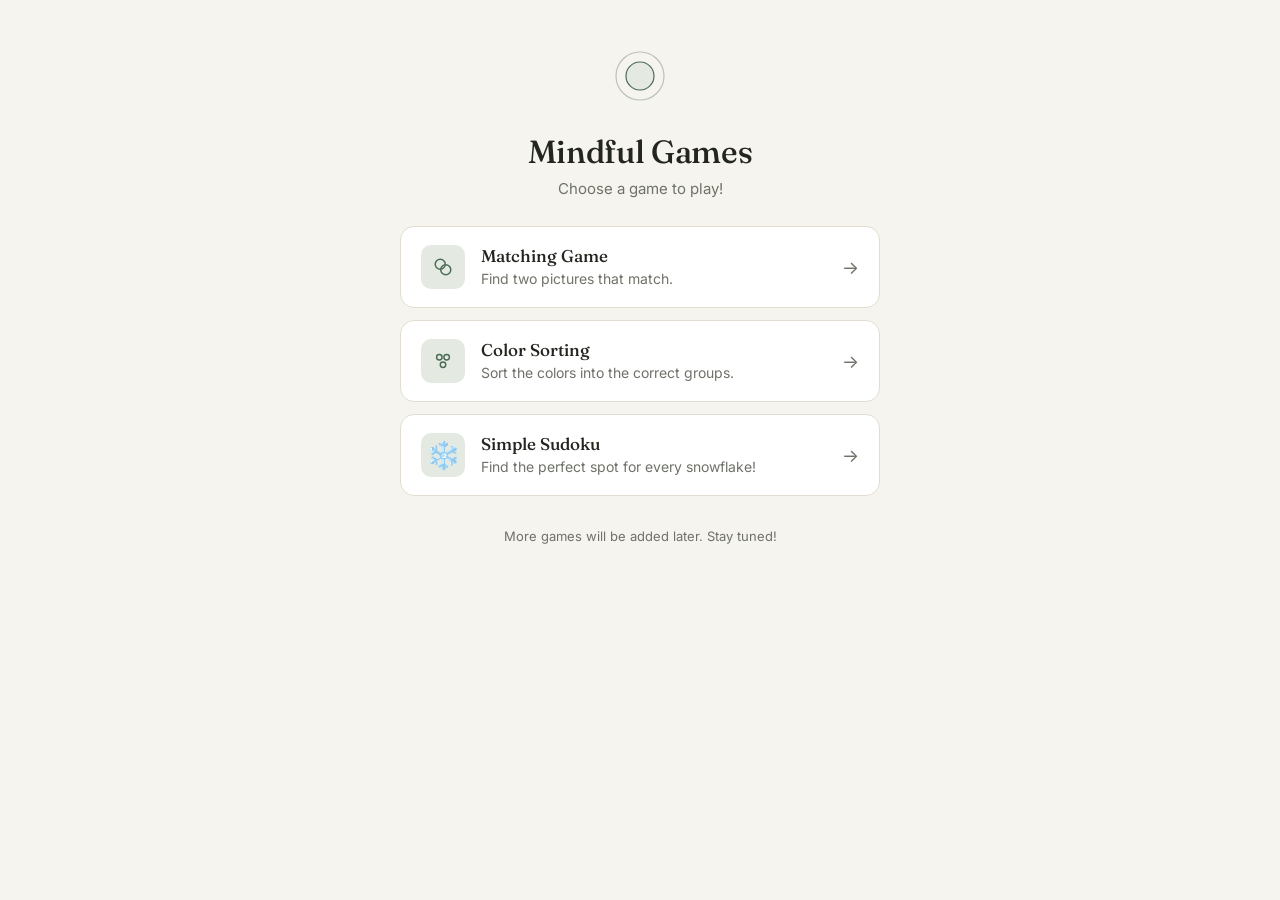
<file: index.html>
<!DOCTYPE html>
<html lang="en">
<head>
<meta charset="UTF-8">
<meta name="viewport" content="width=device-width, initial-scale=1.0">
<title>Mindful Games</title>
<link rel="preconnect" href="https://fonts.googleapis.com">
<link rel="preconnect" href="https://fonts.gstatic.com" crossorigin>
<link rel="stylesheet" href="style.css">
</head>

<body>

  <main class="game-container menu-container">

    <div class="menu-badge" aria-hidden="true">
      <svg viewBox="0 0 56 56">
        <circle class="ring-outer" cx="28" cy="28" r="24"></circle>
        <circle class="ring-inner" cx="28" cy="28" r="14"></circle>
      </svg>
    </div>

    <h1>Mindful Games</h1>

    <p class="instructions">Choose a game to play!</p>

    <div class="game-selection">

      <a href="matching.html" class="game-option">
        <div class="game-icon">
          <svg viewBox="0 0 24 24" fill="none" stroke-width="1.6" stroke-linecap="round" stroke-linejoin="round">
            <circle cx="9" cy="9" r="5.5"></circle>
            <circle cx="15" cy="15" r="5.5"></circle>
          </svg>
        </div>
        <div class="game-option-text">
          <h2>Matching Game</h2>
          <p>Find two pictures that match.</p>
        </div>
        <span class="game-arrow" aria-hidden="true">&rarr;</span>
      </a>

      <a href="sorting.html" class="game-option">
        <div class="game-icon">
          <svg viewBox="0 0 24 24" fill="none" stroke-width="1.6" stroke-linecap="round" stroke-linejoin="round">
            <circle cx="8" cy="8" r="3"></circle>
            <circle cx="16" cy="8" r="3"></circle>
            <circle cx="12" cy="16" r="3"></circle>
          </svg>
        </div>
        <div class="game-option-text">
          <h2>Color Sorting</h2>
          <p>Sort the colors into the correct groups.</p>
        </div>
        <span class="game-arrow" aria-hidden="true">&rarr;</span>
      </a>
            <!-- Simple Sudoku -->
      <a href="simplesudoku.html" class="game-option">
        <div class="game-icon">
          <span style="font-size: 28px;">❄️</span>
        </div>

        <div class="game-option-text">
          <h2>Simple Sudoku</h2>
          <p>Find the perfect spot for every snowflake!</p>
        </div>

        <span class="game-arrow" aria-hidden="true">&rarr;</span>
      </a>

    </div>

    <p class="menu-note">More games will be added later. Stay tuned!</p>

  </main>

</body>
</html>
</file>
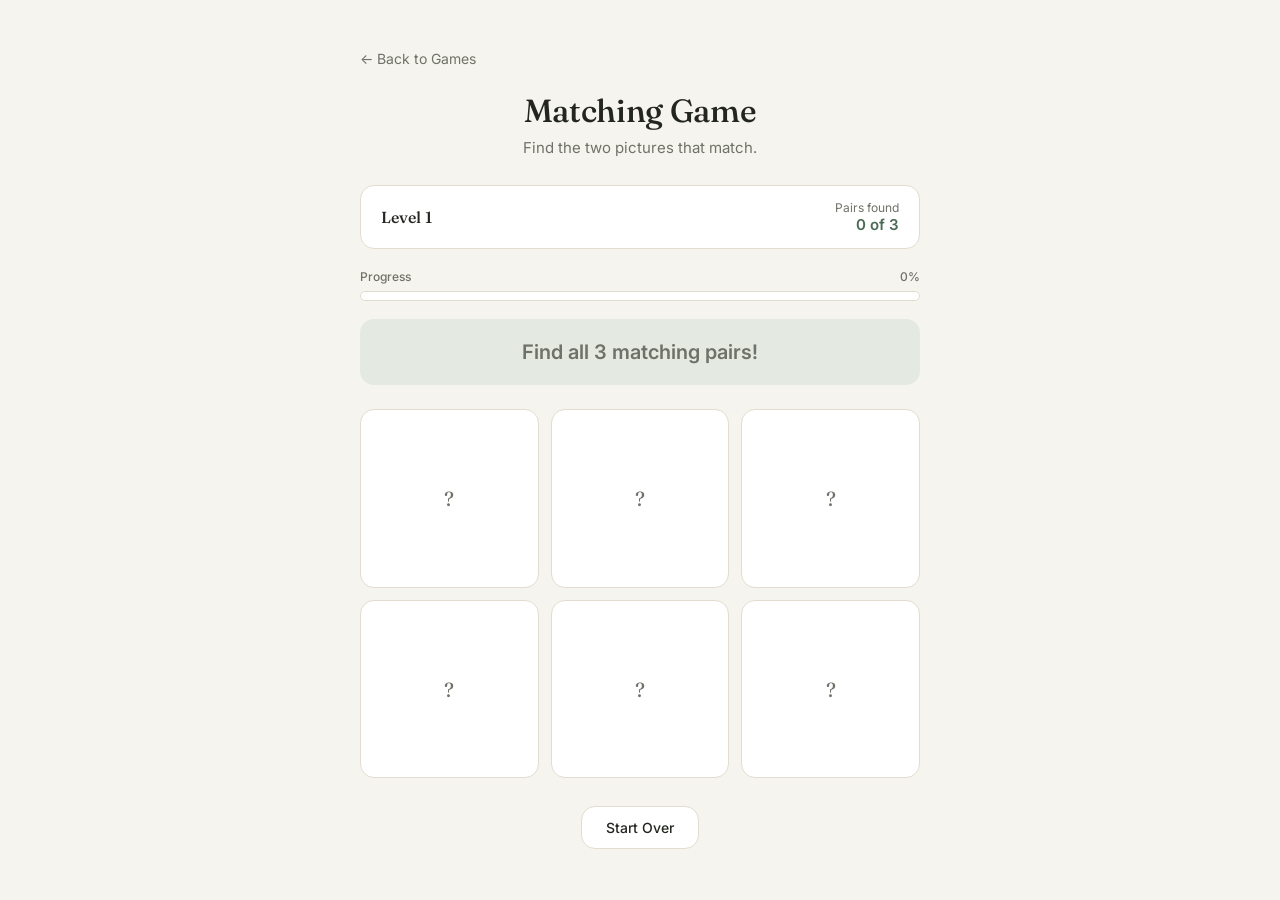
<file: matching.html>
<!DOCTYPE html>
<html lang="en">
<head>
    <meta charset="UTF-8">
    <meta name="viewport" content="width=device-width, initial-scale=1.0">

    <title>Matching Game</title>

    <link rel="stylesheet" href="style.css">
</head>

<body>

    <main class="game-container">

        <a href="index.html" class="back-link">
            ← Back to Games
        </a>

        <h1>Matching Game</h1>

        <p class="instructions">
            Find the two pictures that match.
        </p>


        <div class="status-bar">

    <p id="levelDisplay" class="level-display">
        Level 1
    </p>

    <div class="stats">

        <div class="stat">

            <span class="stat-label">
                Pairs found
            </span>

            <span
                id="pairsCounter"
                class="stat-value"
                aria-live="polite"
            >
                0 of 3
            </span>

        </div>

    </div>

</div>


<!-- Progress Bar -->
<div class="progress-section">

    <div class="progress-info">
        <span>Progress</span>
        <span id="progressPercent">0%</span>
    </div>

    <div
        id="progressBar"
        class="progress-track"
        role="progressbar"
        aria-label="Level progress"
        aria-valuemin="0"
        aria-valuemax="100"
        aria-valuenow="0"
    >
        <div
            id="progressFill"
            class="progress-fill">
        </div>
    </div>

</div>


<div
    id="message"
    class="message"
    aria-live="polite"
>
    <span id="messageText">
        Choose a card to begin.
    </span>
</div>


        <div
            id="gameBoard"
            class="game-board">
        </div>


        <div class="button-container">

            <button
                id="nextLevelButton"
                class="next-level-button"
                hidden
            >
                Next Level
            </button>


            <button
                id="restartButton"
                class="restart-button"
            >
                Start Over
            </button>

        </div>

    </main>


    <script src="matching.js"></script>

</body>
</html>
</file>
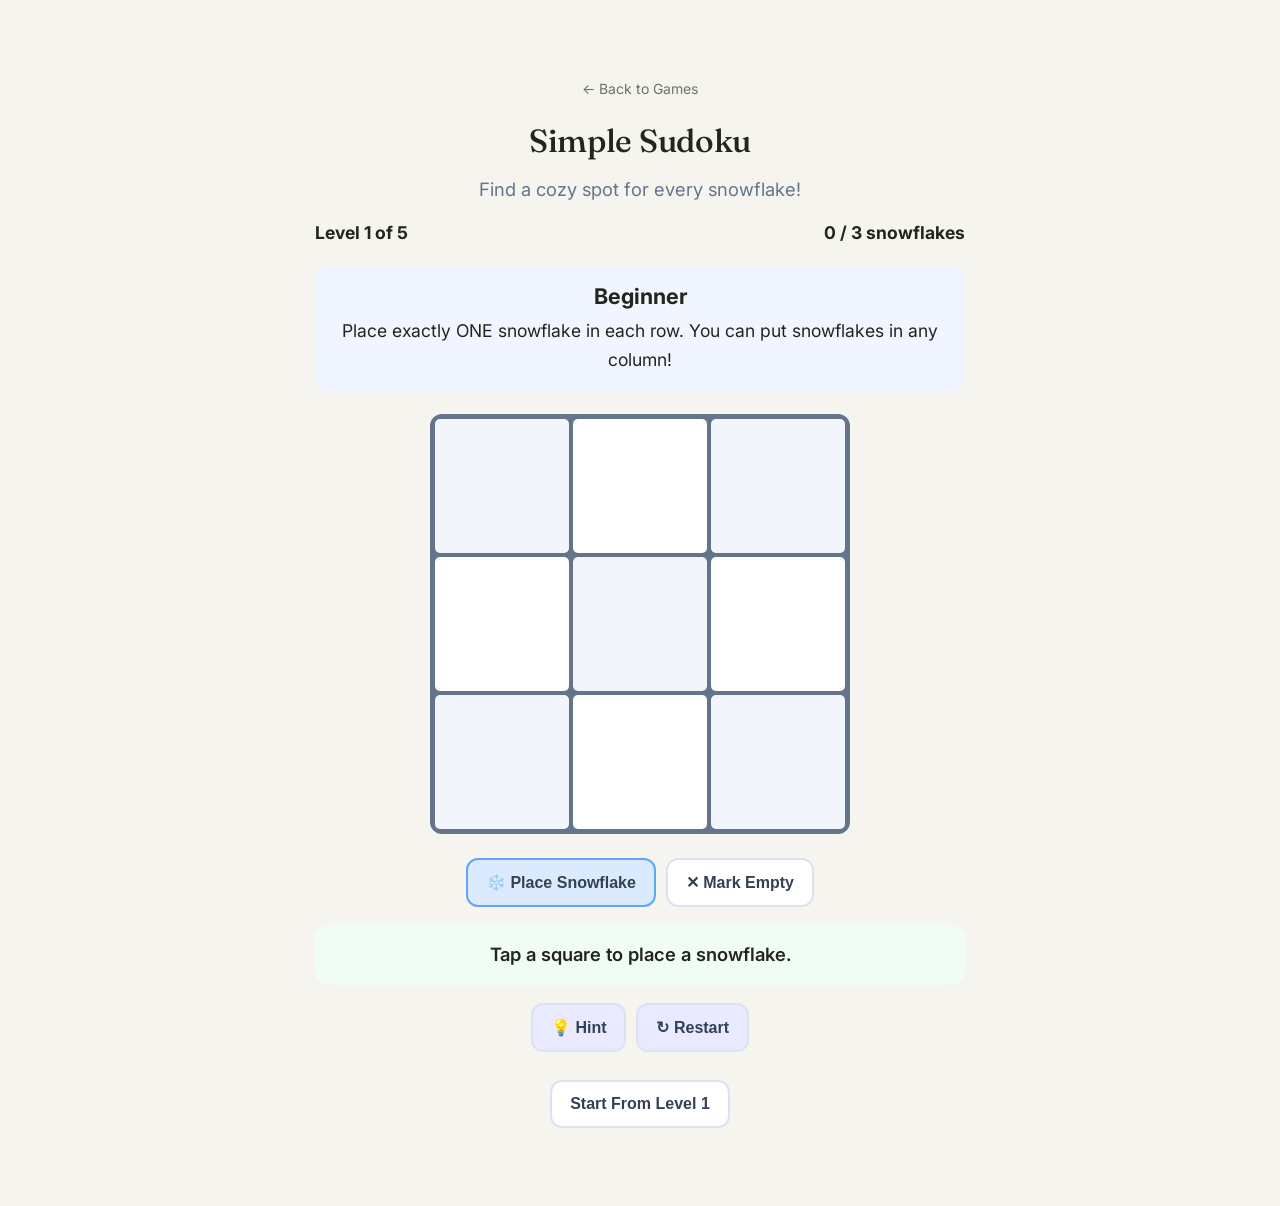
<file: simplesudoku.html>
<!DOCTYPE html>
<html lang="en">
<head>
    <meta charset="UTF-8">
    <meta name="viewport" content="width=device-width, initial-scale=1.0">

    <title>Simple Sudoku | Mindful Games</title>

    <link rel="stylesheet" href="style.css">

    <script src="progress.js" defer></script>
    <script src="recommendations.js" defer></script>
    <script src="simplesudoku.js" defer></script>
</head>

<body>
    <main class="game-container cat-game">

        <a href="index.html" class="back-link">
            ← Back to Games
        </a>

        <h1>Simple Sudoku</h1>

        <p class="cat-subtitle">
            Find a cozy spot for every snowflake!
        </p>

        <div class="cat-status">
            <span id="catLevel">Level 1</span>
            <span id="catCount">0 / 3 snowflakes</span>
        </div>

        <section class="cat-instructions">
            <h2 id="catLevelName">Beginner</h2>
            <p id="catRules">Place one snowflake in each row.</p>
        </section>

        <div
            id="catBoard"
            class="cat-board"
            role="group"
            aria-label="Simple Sudoku puzzle board"
        ></div>

        <div class="cat-tools">
            <button id="catMode" class="cat-tool active" type="button">
                ❄️ Place Snowflake
            </button>

            <button id="markMode" class="cat-tool" type="button">
                ✕ Mark Empty
            </button>
        </div>

        <p
            id="catMessage"
            class="cat-message"
            aria-live="polite"
        >
            Tap a square to place a snowflake.
        </p>

        <!-- LEVEL COMPLETION SUMMARY -->
        <section
            id="levelProgress"
            class="level-progress"
            aria-live="polite"
            hidden
        >
            <h2>🎉 Level Complete!</h2>

            <p class="progress-subtitle">
                Wonderful job! Here's how you did.
            </p>

            <div class="progress-stats">
                <div class="progress-stat">
                    <strong id="progressTime">0 seconds</strong>
                    <span>Time</span>
                </div>

                <div class="progress-stat">
                    <strong id="progressHints">0</strong>
                    <span>Hints Used</span>
                </div>

                <div class="progress-stat">
                    <strong id="progressMistakes">0</strong>
                    <span>Mistakes</span>
                </div>

                <div class="progress-stat">
                    <strong id="progressTotal">0</strong>
                    <span>Total Puzzles</span>
                </div>
            </div>

            <p id="progressSavedMessage">✓ Progress saved!</p>

            <!-- STAGE 2 RECOMMENDATION -->
            <div
                id="levelRecommendation"
                class="level-recommendation"
                hidden
            >
                <h3>✨ Your Recommended Level</h3>

                <h4 id="recommendationTitle">
                    Keep Practicing!
                </h4>

                <p id="recommendationMessage">
                    Keep enjoying your puzzles!
                </p>

                <p id="recommendationLevel">
                    Recommended: Level 1
                </p>

                <button id="recommendationButton" type="button">
                    Play Recommended Level →
                </button>
            </div>
        </section>

        <div class="cat-actions">
            <button id="catHint" type="button">💡 Hint</button>
            <button id="catRestart" type="button">↻ Restart</button>
            <button id="catNext" type="button" hidden>Next Level →</button>
        </div>

        <button
            id="catStartOver"
            class="cat-start-over"
            type="button"
        >
            Start From Level 1
        </button>

    </main>
</body>
</html>
</file>
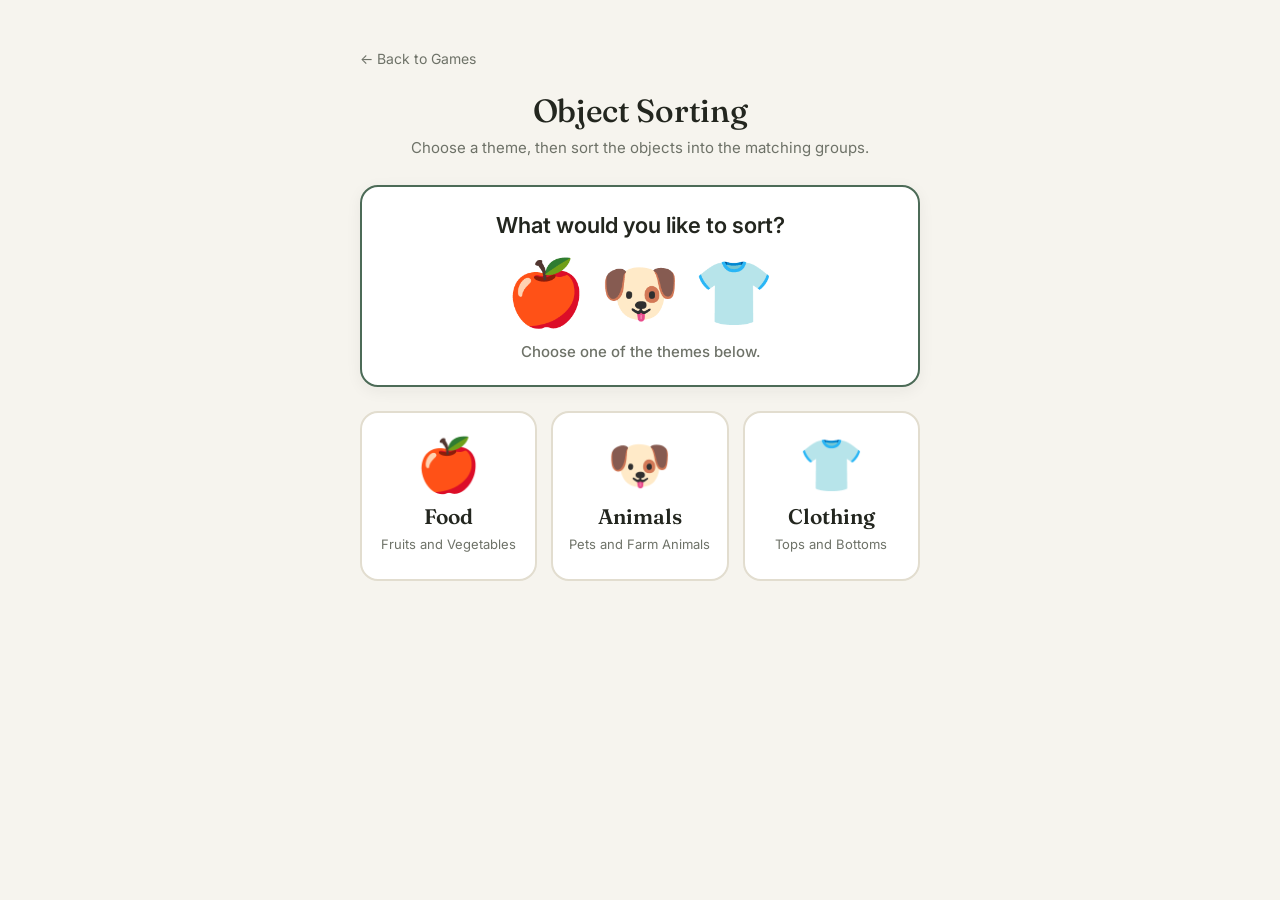
<file: sorting.html>
<!DOCTYPE html>
<html lang="en">
<head>
    <meta charset="UTF-8">

    <meta
        name="viewport"
        content="width=device-width, initial-scale=1.0"
    >

    <title>Object Sorting</title>

    <link
        rel="stylesheet"
        href="style.css"
    >
</head>

<body>

    <main class="game-container sorting-container">

        <a href="index.html" class="back-link">
            ← Back to Games
        </a>

        <h1>Object Sorting</h1>

        <p class="instructions">
            Choose a theme, then sort the objects into the matching groups.
        </p>


        <!-- =========================
             THEME SELECTION
        ========================== -->

        <section id="themeSelection">

            <div class="message message-target">
                <span class="target-title">
                    What would you like to sort?
                </span>

                <span class="target-emoji">
                    🍎 🐶 👕
                </span>

                <span class="target-hint">
                    Choose one of the themes below.
                </span>
            </div>


            <div class="theme-options">

                <button
                    class="theme-button"
                    data-theme="food"
                >
                    <span class="theme-emoji">
                        🍎
                    </span>

                    <span class="theme-name">
                        Food
                    </span>

                    <span class="theme-description">
                        Fruits and Vegetables
                    </span>
                </button>


                <button
                    class="theme-button"
                    data-theme="animals"
                >
                    <span class="theme-emoji">
                        🐶
                    </span>

                    <span class="theme-name">
                        Animals
                    </span>

                    <span class="theme-description">
                        Pets and Farm Animals
                    </span>
                </button>


                <button
                    class="theme-button"
                    data-theme="clothing"
                >
                    <span class="theme-emoji">
                        👕
                    </span>

                    <span class="theme-name">
                        Clothing
                    </span>

                    <span class="theme-description">
                        Tops and Bottoms
                    </span>
                </button>

            </div>

        </section>


        <!-- =========================
             SORTING GAME
        ========================== -->

        <section
            id="sortingGame"
            hidden
        >

            <div class="status-bar">

                <p
                    id="sortingThemeDisplay"
                    class="level-display"
                >
                    Food
                </p>

                <div class="stats">

                    <div class="stat">

                        <span class="stat-label">
                            Sorted
                        </span>

                        <span
                            id="sortedCounter"
                            class="stat-value"
                            aria-live="polite"
                        >
                            0 of 6
                        </span>

                    </div>

                </div>

            </div>


            <div
                id="sortingMessage"
                class="message"
                aria-live="polite"
            >
                Choose an object.
            </div>


            <!-- Objects appear here -->

            <div
                id="objectItems"
                class="object-items"
            >
            </div>


            <p class="sorting-label">
                Where does it belong?
            </p>


            <!-- Categories appear here -->

            <div
                id="objectBins"
                class="object-bins"
            >
            </div>


            <div class="button-container">

                <button
                    id="changeThemeButton"
                    class="restart-button"
                >
                    Change Theme
                </button>

                <button
                    id="sortingRestartButton"
                    class="restart-button"
                >
                    Start Over
                </button>

            </div>

        </section>

    </main>


    <script src="sorting.js"></script>

</body>
</html>
</file>
<file: style.css>
@import url('https://fonts.googleapis.com/css2?family=Fraunces:opsz,wght@9..144,400;9..144,500;9..144,600&family=Inter:wght@400;500;600&display=swap');

:root{
  --bg: #F6F4EE;
  --surface: #FFFFFF;
  --text-primary: #23261F;
  --text-secondary: #6E7268;
  --accent: #4C6B57;
  --accent-soft: #E4EAE1;
  --border: #E2DDCF;
  --border-hover: #C9C2AE;
  --radius: 14px;

  --success: #4C6B57;
  --success-soft: #E4EAE1;
  --retry: #B5654A;
  --retry-soft: #F3E4DD;
}

*{ box-sizing: border-box; }

body{
  margin: 0;
  min-height: 100vh;
  display: flex;
  align-items: flex-start;
  justify-content: center;
  background: var(--bg);
  color: var(--text-primary);
  font-family: 'Inter', -apple-system, BlinkMacSystemFont, sans-serif;
  padding: 48px 20px;
}

.game-container{
  width: 100%;
  max-width: 560px;
}

/* back link */

.back-link{
  display: inline-flex;
  align-items: center;
  gap: 4px;
  font-size: 14px;
  color: var(--text-secondary);
  text-decoration: none;
  margin-bottom: 24px;
  transition: color 0.2s ease;
}

.back-link:hover{
  color: var(--accent);
}

/* headings */

h1{
  font-family: 'Fraunces', serif;
  font-weight: 500;
  font-size: 32px;
  letter-spacing: -0.01em;
  text-align: center;
  margin: 0 0 8px;
  color: var(--text-primary);
}

.instructions{
  text-align: center;
  font-size: 15px;
  color: var(--text-secondary);
  margin: 0 0 28px;
}

/* status */

.status-bar{
  display: flex;
  align-items: center;
  justify-content: space-between;
  gap: 16px;
  background: var(--surface);
  border: 1px solid var(--border);
  border-radius: var(--radius);
  padding: 14px 20px;
  margin-bottom: 20px;
}

.level-display{
  font-family: 'Fraunces', serif;
  font-weight: 500;
  font-size: 16px;
  margin: 0;
  color: var(--text-primary);
}

.stats{
  display: flex;
  gap: 24px;
}

.stat{
  display: flex;
  flex-direction: column;
  align-items: flex-end;
}

.stat-label{
  font-size: 12px;
  color: var(--text-secondary);
}

.stat-value{
  font-size: 15px;
  font-weight: 600;
  color: var(--accent);
}

/* message */

.message {
  text-align: center;

  /* Bigger, easier-to-read text */
  font-size: 20px;
  font-weight: 600;
  line-height: 1.5;

  color: var(--text-secondary);
  background: var(--accent-soft);

  border-radius: var(--radius);

  /* Makes the message box larger too */
  padding: 18px 20px;

  margin: 0 0 24px;

  transition:
    background 0.2s ease,
    color 0.2s ease;
}

.message.message-success{
  background: var(--success-soft);
  color: var(--success);
}

.message.message-retry{
  background: var(--retry-soft);
  color: var(--retry);
}

/* matching game */

.game-board{
  display: grid;
  gap: 12px;
  margin-bottom: 28px;
}

.card{
  aspect-ratio: 1 / 1;
  display: flex;
  align-items: center;
  justify-content: center;
  font-size: 44px;
  background: var(--surface);
  border: 1px solid var(--border);
  border-radius: var(--radius);
  cursor: pointer;
  transition: border-color 0.2s ease, transform 0.15s ease, box-shadow 0.2s ease;
  padding: 0;
}

.card:hover:not(:disabled){
  border-color: var(--border-hover);
  transform: translateY(-1px);
  box-shadow: 0 4px 16px rgba(35, 38, 31, 0.06);
}

.card:focus-visible{
  outline: 2px solid var(--accent);
  outline-offset: 2px;
}

.card-back{
  color: var(--text-secondary);
  font-family: 'Fraunces', serif;
  font-size: 20px;
}

.card.flipped{
  border-color: var(--accent);
  background: var(--accent-soft);
}

.card.mismatch{
  border-color: var(--retry);
  background: var(--retry-soft);
}

.card.matched{
  border-color: var(--accent);
  background: var(--success-soft);
  opacity: 0.6;
  cursor: default;
  transform: none;
  box-shadow: none;
}

.game-board.game-won .card{
  animation: settle 0.4s ease;
}

@keyframes settle{
  0% { transform: scale(1); }
  50% { transform: scale(1.03); }
  100% { transform: scale(1); }
}

/* sorting game */

.sorting-label{
  text-align: center;
  font-size: 14px;
  color: var(--text-secondary);
  margin: 0 0 12px;
}

.color-items{
  display: flex;
  flex-wrap: wrap;
  justify-content: center;
  gap: 18px;
  margin-bottom: 28px;
}

.color-item{
  width: 100px;
  height: 100px;
  border-radius: 50%;
  border: 3.5px solid var(--surface);
  box-shadow: 0 0 0 1px var(--border);
  cursor: pointer;
  padding: 0;
  transition: transform 0.15s ease, box-shadow 0.2s ease;
}

.color-item:hover:not(:disabled){
  transform: translateY(-2px);
}

.color-item:focus-visible{
  outline: 2px solid var(--accent);
  outline-offset: 2px;
}

.color-item.selected{
  box-shadow: 0 0 0 5px var(--accent);
  transform: translateY(-2px);
}

.color-item.sorted{
  opacity: 0.3;
  cursor: default;
  transform: none;
  box-shadow: 0 0 0 1px var(--border);
}

.color-bins{
  display: flex;
  flex-wrap: wrap;
  justify-content: center;
  gap: 16px;
  margin-bottom: 28px;
}

.color-bin{
  display: flex;
  align-items: center;
  gap: 14px;
  padding: 18px 26px;
  background: var(--surface);
  border: 1px solid var(--border);
  border-radius: var(--radius);
  cursor: pointer;
  font-family: 'Inter', sans-serif;
  transition: border-color 0.2s ease, transform 0.15s ease, box-shadow 0.2s ease;
}

.color-bin:hover{
  border-color: var(--border-hover);
  transform: translateY(-1px);
  box-shadow: 0 4px 16px rgba(35, 38, 31, 0.06);
}

.color-bin:focus-visible{
  outline: 2px solid var(--accent);
  outline-offset: 2px;
}

.bin-color{
  width: 32px;
  height: 32px;
  border-radius: 50%;
  flex-shrink: 0;
}

.bin-name{
  font-size: 20px;
  color: var(--text-primary);
}

.color-bin.correct-bin{
  border-color: var(--accent);
  background: var(--success-soft);
}

.color-bin.incorrect-bin{
  border-color: var(--retry);
  background: var(--retry-soft);
}

/* buttons */

.button-container{
  display: flex;
  justify-content: center;
  gap: 12px;
}

.next-level-button,
.restart-button{
  font-family: 'Inter', sans-serif;
  font-size: 14px;
  font-weight: 500;
  padding: 12px 24px;
  border-radius: var(--radius);
  cursor: pointer;
  transition: transform 0.15s ease, box-shadow 0.2s ease, background 0.2s ease;
}

.next-level-button{
  background: var(--accent);
  color: var(--surface);
  border: 1px solid var(--accent);
}

.next-level-button:hover{
  transform: translateY(-1px);
  box-shadow: 0 4px 16px rgba(35, 38, 31, 0.12);
}

.restart-button{
  background: var(--surface);
  color: var(--text-primary);
  border: 1px solid var(--border);
}

.restart-button:hover{
  border-color: var(--border-hover);
  transform: translateY(-1px);
  box-shadow: 0 4px 16px rgba(35, 38, 31, 0.06);
}

.next-level-button:focus-visible,
.restart-button:focus-visible{
  outline: 2px solid var(--accent);
  outline-offset: 2px;
}

/* main page */

.menu-container{
  width: 100%;
  max-width: 480px;
}

.menu-badge{
  width: 56px;
  height: 56px;
  margin: 0 auto 28px;
  position: relative;
}
.menu-badge svg{ width: 100%; height: 100%; display: block; }
.menu-badge .ring-outer{
  fill: none;
  stroke: var(--accent);
  stroke-width: 1.2;
  opacity: 0.35;
  transform-origin: center;
  animation: breathe 4.5s ease-in-out infinite;
}
.menu-badge .ring-inner{
  fill: var(--accent-soft);
  stroke: var(--accent);
  stroke-width: 1.2;
}
@keyframes breathe{
  0%, 100% { transform: scale(0.85); opacity: 0.25; }
  50% { transform: scale(1); opacity: 0.5; }
}
@media (prefers-reduced-motion: reduce){
  .menu-badge .ring-outer{ animation: none; }
}

.game-selection{
  display: flex;
  flex-direction: column;
  gap: 12px;
}

.game-option{
  display: flex;
  align-items: center;
  gap: 16px;
  padding: 18px 20px;
  background: var(--surface);
  border: 1px solid var(--border);
  border-radius: var(--radius);
  text-decoration: none;
  color: inherit;
  transition: border-color 0.2s ease, transform 0.2s ease, box-shadow 0.2s ease;
}

.game-option:hover{
  border-color: var(--border-hover);
  transform: translateY(-1px);
  box-shadow: 0 4px 16px rgba(35, 38, 31, 0.06);
}

.game-option:focus-visible{
  outline: 2px solid var(--accent);
  outline-offset: 2px;
}

.game-icon{
  flex-shrink: 0;
  width: 44px;
  height: 44px;
  border-radius: 10px;
  background: var(--accent-soft);
  display: flex;
  align-items: center;
  justify-content: center;
}

.game-icon svg{
  width: 22px;
  height: 22px;
  stroke: var(--accent);
}

.game-option-text{
  flex: 1;
  min-width: 0;
}

.game-option-text h2{
  font-family: 'Fraunces', serif;
  font-weight: 500;
  font-size: 17px;
  margin: 0 0 3px;
  color: var(--text-primary);
}

.game-option-text p{
  font-size: 14px;
  color: var(--text-secondary);
  margin: 0;
  line-height: 1.4;
}

.game-arrow{
  flex-shrink: 0;
  color: var(--text-secondary);
  font-size: 18px;
  transition: transform 0.2s ease, color 0.2s ease;
}

.game-option:hover .game-arrow{
  transform: translateX(3px);
  color: var(--accent);
}

.menu-note{
  text-align: center;
  font-size: 13px;
  color: var(--text-secondary);
  margin: 32px 0 0;
}

/* progress */

.progress-section {
  margin-bottom: 18px;
}

.progress-info {
  display: flex;
  justify-content: space-between;
  align-items: center;

  margin-bottom: 7px;

  font-size: 12px;
  font-weight: 500;

  color: var(--text-secondary);
}

.progress-track {
  width: 100%;
  height: 10px;

  overflow: hidden;

  background: var(--surface);

  border: 1px solid var(--border);
  border-radius: 999px;
}

.progress-fill {
  width: 0%;
  height: 100%;

  background: var(--accent);

  border-radius: 999px;

  transition: width 0.4s ease;
}


/* confetti */

.confetti-piece {
  position: fixed;

  width: 12px;
  height: 12px;

  border-radius: 3px;

  pointer-events: none;

  z-index: 9999;

  animation:
    confetti-pop 900ms ease-out forwards;
}

@keyframes confetti-pop {

  0% {
    transform:
      translate(-50%, -50%)
      scale(0.5)
      rotate(0deg);

    opacity: 1;
  }

  70% {
    opacity: 1;
  }

  100% {
    transform:
      translate(
        calc(-50% + var(--x)),
        calc(-50% + var(--y))
      )
      scale(1)
      rotate(var(--rotation));

    opacity: 0;
  }
}


/* respect reduced motion settings */

@media (prefers-reduced-motion: reduce) {

  .confetti-piece {
    display: none;
  }

  .progress-fill {
    transition: none;
  }
}



/* ========================================
   LARGE MATCHING INSTRUCTION CARD
======================================== */

.message.message-target {
  display: flex;
  flex-direction: column;
  align-items: center;
  justify-content: center;

  background: var(--surface);

  border: 2px solid var(--accent);
  border-radius: 18px;

  padding: 22px 20px;

  min-height: 180px;

  box-shadow: 0 4px 16px rgba(35, 38, 31, 0.06);
}


/* "Find another" */

.target-title {
  display: block;

  font-size: 22px;
  font-weight: 600;

  color: var(--text-primary);

  margin-bottom: 8px;
}


/* Large target picture */

.target-emoji {
  display: block;

  font-size: 64px;
  line-height: 1.2;

  margin: 4px 0 10px;
}


/* "Choose the matching card" */

.target-hint {
  display: block;

  font-size: 15px;
  font-weight: 500;

  color: var(--text-secondary);
}



/* ========================================
   OBJECT SORTING
======================================== */


/* Theme choices */

.theme-options {
  display: grid;
  grid-template-columns: repeat(3, 1fr);
  gap: 14px;
  margin-bottom: 28px;
}

.theme-button {
  min-height: 170px;

  display: flex;
  flex-direction: column;
  align-items: center;
  justify-content: center;

  padding: 20px 14px;

  background: var(--surface);

  border: 2px solid var(--border);
  border-radius: 18px;

  cursor: pointer;

  font-family: 'Inter', sans-serif;

  transition:
    transform 0.15s ease,
    border-color 0.2s ease,
    box-shadow 0.2s ease;
}

.theme-button:hover {
  transform: translateY(-2px);

  border-color: var(--accent);

  box-shadow:
    0 4px 16px rgba(35, 38, 31, 0.08);
}

.theme-button:focus-visible {
  outline: 3px solid var(--accent);
  outline-offset: 3px;
}

.theme-emoji {
  font-size: 52px;
  line-height: 1;

  margin-bottom: 12px;
}

.theme-name {
  font-family: 'Fraunces', serif;

  font-size: 21px;
  font-weight: 600;

  color: var(--text-primary);

  margin-bottom: 6px;
}

.theme-description {
  font-size: 13px;
  line-height: 1.4;

  color: var(--text-secondary);

  text-align: center;
}


/* ========================================
   OBJECTS TO SORT
======================================== */

.object-items {
  display: grid;

  grid-template-columns:
    repeat(3, 1fr);

  gap: 14px;

  margin-bottom: 30px;
}

.object-item {
  min-height: 130px;

  display: flex;
  flex-direction: column;

  align-items: center;
  justify-content: center;

  gap: 8px;

  background: var(--surface);

  border: 2px solid var(--border);
  border-radius: 18px;

  cursor: pointer;

  font-family: 'Inter', sans-serif;

  padding: 14px;

  transition:
    transform 0.15s ease,
    border-color 0.2s ease,
    box-shadow 0.2s ease;
}

.object-item:hover:not(:disabled) {
  transform: translateY(-2px);

  border-color: var(--border-hover);

  box-shadow:
    0 4px 16px rgba(35, 38, 31, 0.08);
}

.object-item:focus-visible {
  outline: 3px solid var(--accent);
  outline-offset: 3px;
}

.object-item.selected {
  border: 4px solid var(--accent);

  background: var(--accent-soft);

  transform: scale(1.04);
}

.object-item.sorted {
  opacity: 0.25;

  cursor: default;

  transform: none;
}

.object-emoji {
  font-size: 54px;

  line-height: 1;
}

.object-name {
  font-size: 17px;

  font-weight: 600;

  color: var(--text-primary);
}


/* ========================================
   SORTING CATEGORY BOXES
======================================== */

.object-bins {
  display: grid;

  grid-template-columns:
    repeat(2, 1fr);

  gap: 18px;

  margin-bottom: 30px;
}

.object-bin {
  min-height: 150px;

  display: flex;
  flex-direction: column;

  align-items: center;
  justify-content: center;

  gap: 10px;

  padding: 20px;

  background: var(--surface);

  border: 3px solid var(--border);

  border-radius: 20px;

  cursor: pointer;

  font-family: 'Inter', sans-serif;

  transition:
    transform 0.15s ease,
    border-color 0.2s ease,
    background 0.2s ease;
}

.object-bin:hover {
  transform: translateY(-2px);

  border-color: var(--accent);
}

.object-bin:focus-visible {
  outline: 3px solid var(--accent);
  outline-offset: 3px;
}

.bin-emoji {
  font-size: 54px;
  line-height: 1;
}

.object-bin .bin-name {
  font-family: 'Fraunces', serif;

  font-size: 22px;
  font-weight: 600;

  color: var(--text-primary);
}

.object-bin.correct-bin {
  border-color: var(--success);

  background: var(--success-soft);
}

.object-bin.incorrect-bin {
  border-color: var(--retry);

  background: var(--retry-soft);
}


/* ========================================
   SMALL SCREEN
======================================== */

@media (max-width: 520px) {

  .theme-options {
    grid-template-columns: 1fr;
  }

  .theme-button {
    min-height: 130px;
  }

  .object-items {
    grid-template-columns:
      repeat(2, 1fr);
  }

  .object-bins {
    grid-template-columns: 1fr;
  }

}






/* ==========================================
   CAT PUZZLE
========================================== */

.cat-game {
  max-width: 650px;
  margin: 30px auto;
  text-align: center;
}

.cat-subtitle {
  font-size: 1.15rem;
  color: #64748b;
}

.cat-status {
  display: flex;
  justify-content: space-between;
  gap: 12px;
  margin: 22px 0;
  font-weight: 700;
  font-size: 1.1rem;
}

.cat-instructions {
  background: #f1f5ff;
  border-radius: 16px;
  padding: 18px;
  margin-bottom: 22px;
}

.cat-instructions h2 {
  margin: 0 0 8px;
  font-size: 1.35rem;
}

.cat-instructions p {
  margin: 0;
  line-height: 1.6;
  font-size: 1.1rem;
}

.cat-board {
  --cat-size: 4;
  display: grid;
  grid-template-columns:
    repeat(var(--cat-size), minmax(0, 1fr));
  gap: 4px;
  width: min(100%, 420px);
  margin: 0 auto 24px;
  padding: 5px;
  background: #64748b;
  border-radius: 12px;
}

.cat-square {
  aspect-ratio: 1;
  min-width: 0;
  border: 0;
  border-radius: 5px;
  font-size: clamp(1.6rem, 6vw, 2.5rem);
  cursor: pointer;
  display: flex;
  align-items: center;
  justify-content: center;
  color: #334155;
  transition: transform 0.12s ease;
}

.cat-square:hover {
  filter: brightness(0.96);
}

.cat-square:focus-visible {
  outline: 3px solid #2563eb;
  outline-offset: -3px;
}

.cat-tools,
.cat-actions {
  display: flex;
  flex-wrap: wrap;
  justify-content: center;
  gap: 10px;
  margin: 18px 0;
}

.cat-tool,
.cat-actions button,
.cat-start-over {
  padding: 13px 18px;
  border: 2px solid #dbe3f0;
  border-radius: 12px;
  background: white;
  color: #334155;
  font-size: 1rem;
  font-weight: 600;
  cursor: pointer;
}

.cat-tool.active {
  background: #dbeafe;
  border-color: #60a5fa;
}

.cat-message {
  background: #f0fdf4;
  border-radius: 14px;
  padding: 16px;
  font-size: 1.15rem;
  font-weight: 600;
  min-height: 60px;
  line-height: 1.5;
}

.cat-actions button {
  background: #e9e9ff;
}

.cat-actions button:hover,
.cat-start-over:hover {
  filter: brightness(0.95);
}

.cat-actions button[hidden] {
  display: none;
}

.cat-start-over {
  margin-top: 10px;
}

@media (max-width: 480px) {
  .cat-game {
    padding: 16px;
  }

  .cat-status {
    font-size: 0.95rem;
  }

  .cat-tool,
  .cat-actions button {
    font-size: 0.95rem;
    padding: 12px;
  }
}

@media (prefers-reduced-motion: reduce) {
  .cat-square {
    transition: none;
  }
}


/* ==========================================
   SIMPLE SUDOKU - LEVEL PROGRESS SUMMARY
========================================== */

.level-progress {
    background: #f0fdf4;
    border: 2px solid #bbf7d0;
    border-radius: 18px;

    padding: 24px;
    margin: 20px auto;

    max-width: 500px;
    text-align: center;
}

/* Hide progress until a level is completed */

.level-progress[hidden] {
    display: none;
}

/* Progress heading */

.level-progress h2 {
    font-size: 1.6rem;
    color: #166534;
    margin: 0 0 10px;
}

/* Subtitle */

.progress-subtitle {
    font-size: 1.05rem;
    color: #475569;
    margin-bottom: 20px;
}

/* Statistics grid */

.progress-stats {
    display: grid;
    grid-template-columns: repeat(2, minmax(0, 1fr));
    gap: 12px;
}

/* Individual statistic card */

.progress-stat {
    background: #ffffff;
    border-radius: 12px;
    padding: 18px 10px;

    display: flex;
    flex-direction: column;
    align-items: center;
    gap: 8px;
}

/* Statistic number */

.progress-stat strong {
    font-size: 1.35rem;
    color: #334155;
}

/* Statistic label */

.progress-stat span {
    font-size: 0.95rem;
    color: #64748b;
}

/* Save confirmation */

#progressSavedMessage {
    margin: 18px 0 0;
    color: #166534;
    font-size: 1rem;
    font-weight: 600;
}

/* Mobile adjustments */

@media (max-width: 400px) {
    .level-progress {
        padding: 16px;
    }

    .progress-stat {
        padding: 14px 8px;
    }
}


/* ==========================================
   SIMPLE SUDOKU - STAGE 1 PROGRESS
========================================== */

.level-progress {
    background: #f0fdf4;
    border: 2px solid #bbf7d0;
    border-radius: 18px;
    padding: 24px;
    margin: 20px auto;
    max-width: 500px;
    text-align: center;
}

.level-progress[hidden],
.level-recommendation[hidden] {
    display: none;
}

.level-progress h2 {
    font-size: 1.6rem;
    color: #166534;
    margin: 0 0 10px;
}

.progress-subtitle {
    font-size: 1.05rem;
    color: #475569;
    margin-bottom: 20px;
}

.progress-stats {
    display: grid;
    grid-template-columns: repeat(2, minmax(0, 1fr));
    gap: 12px;
}

.progress-stat {
    background: #ffffff;
    border-radius: 12px;
    padding: 18px 10px;
    display: flex;
    flex-direction: column;
    align-items: center;
    gap: 8px;
}

.progress-stat strong {
    font-size: 1.35rem;
    color: #334155;
}

.progress-stat span {
    font-size: 0.95rem;
    color: #64748b;
}

#progressSavedMessage {
    margin: 18px 0 0;
    color: #166534;
    font-size: 1rem;
    font-weight: 600;
}

/* ==========================================
   SIMPLE SUDOKU - STAGE 2 RECOMMENDATION
========================================== */

.level-recommendation {
    margin-top: 24px;
    padding: 22px;
    background: #f1f5ff;
    border: 2px solid #dbeafe;
    border-radius: 16px;
    text-align: center;
}

.level-recommendation h3 {
    color: #475569;
    font-size: 1.15rem;
    margin: 0 0 14px;
}

#recommendationTitle {
    color: #334155;
    font-size: 1.3rem;
    margin: 0 0 10px;
}

#recommendationMessage {
    color: #475569;
    font-size: 1rem;
    line-height: 1.7;
    margin: 0 0 16px;
}

#recommendationLevel {
    font-weight: 700;
    color: #334155;
    font-size: 1.05rem;
    margin-bottom: 18px;
}

#recommendationButton {
    background: #dbeafe;
    color: #1e3a8a;
    border: 2px solid #bfdbfe;
    border-radius: 12px;
    padding: 13px 20px;
    font-size: 1rem;
    font-weight: 700;
    cursor: pointer;
}

#recommendationButton:hover {
    background: #bfdbfe;
}

#recommendationButton:focus-visible {
    outline: 3px solid #2563eb;
    outline-offset: 3px;
}

@media (max-width: 480px) {
    .level-progress,
    .level-recommendation {
        padding: 16px;
    }

    .progress-stat {
        padding: 14px 8px;
    }

    #recommendationButton {
        width: 100%;
    }
}
</file>
